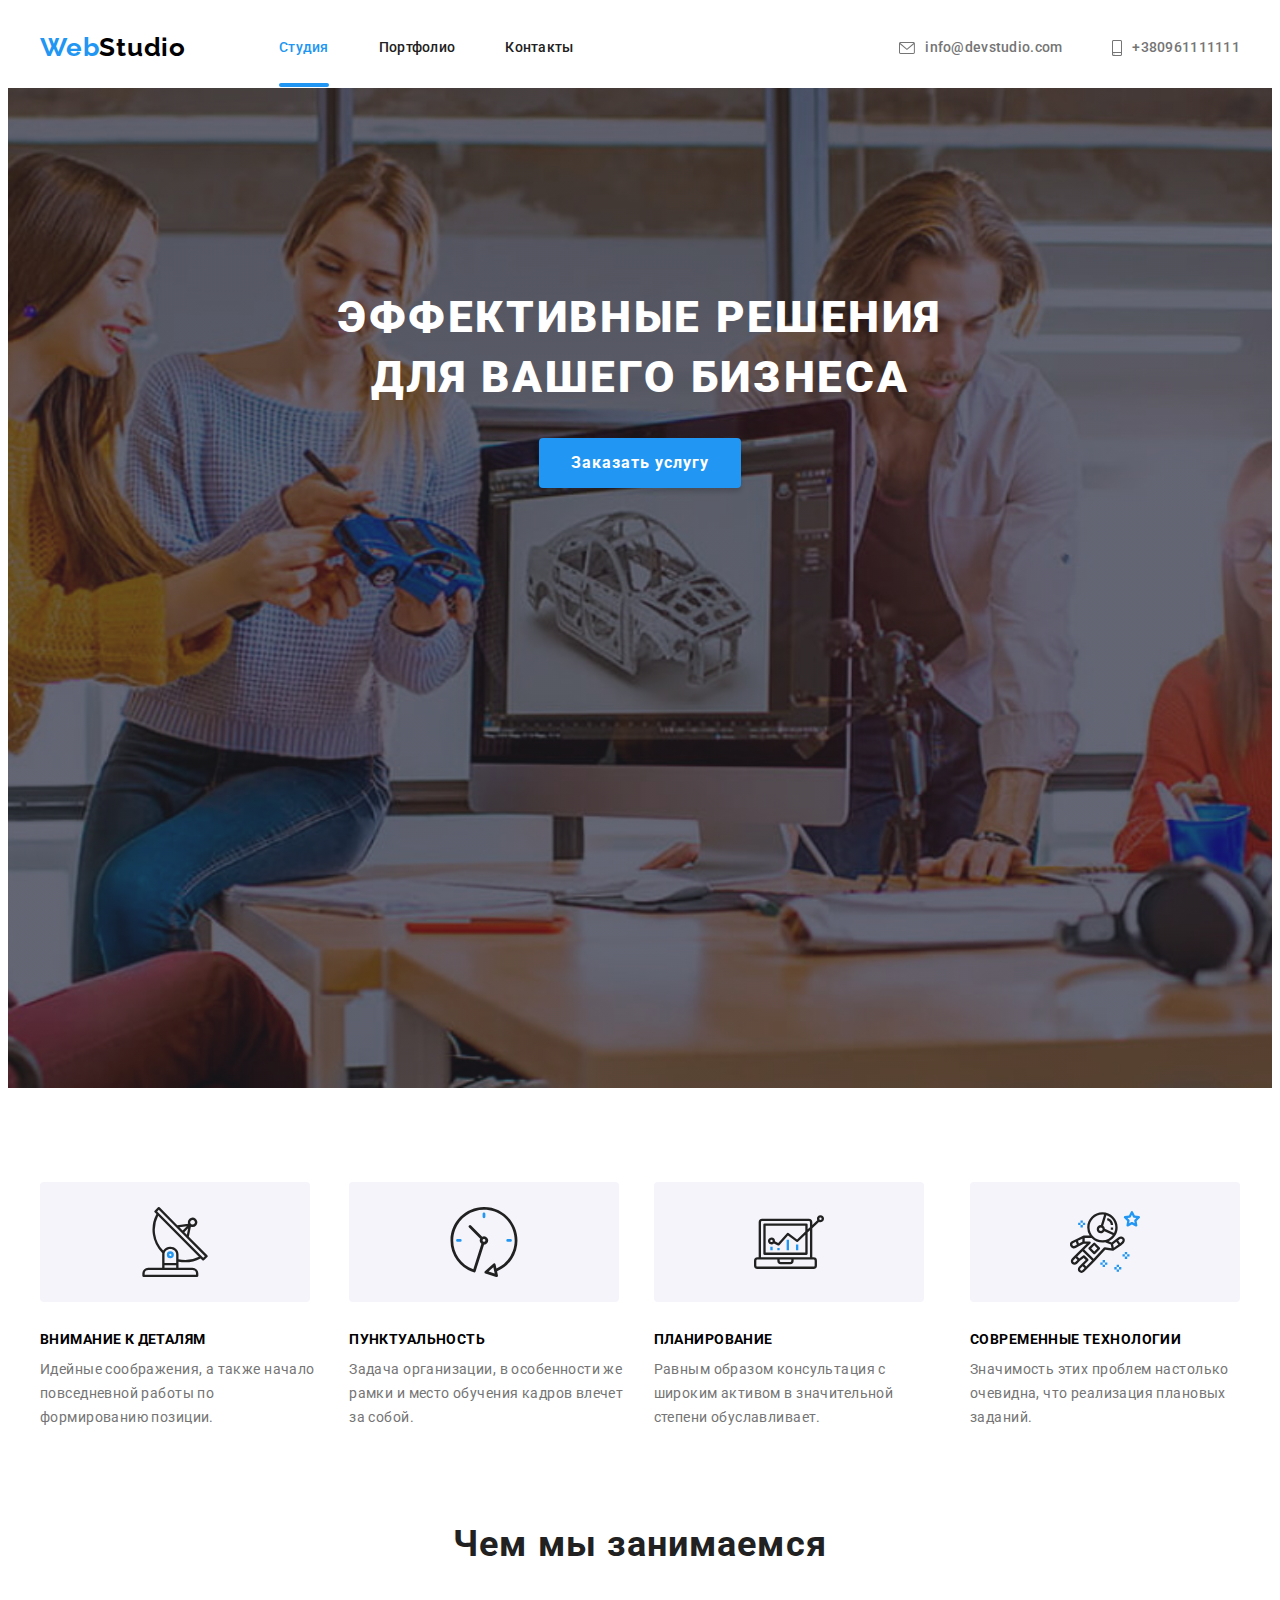
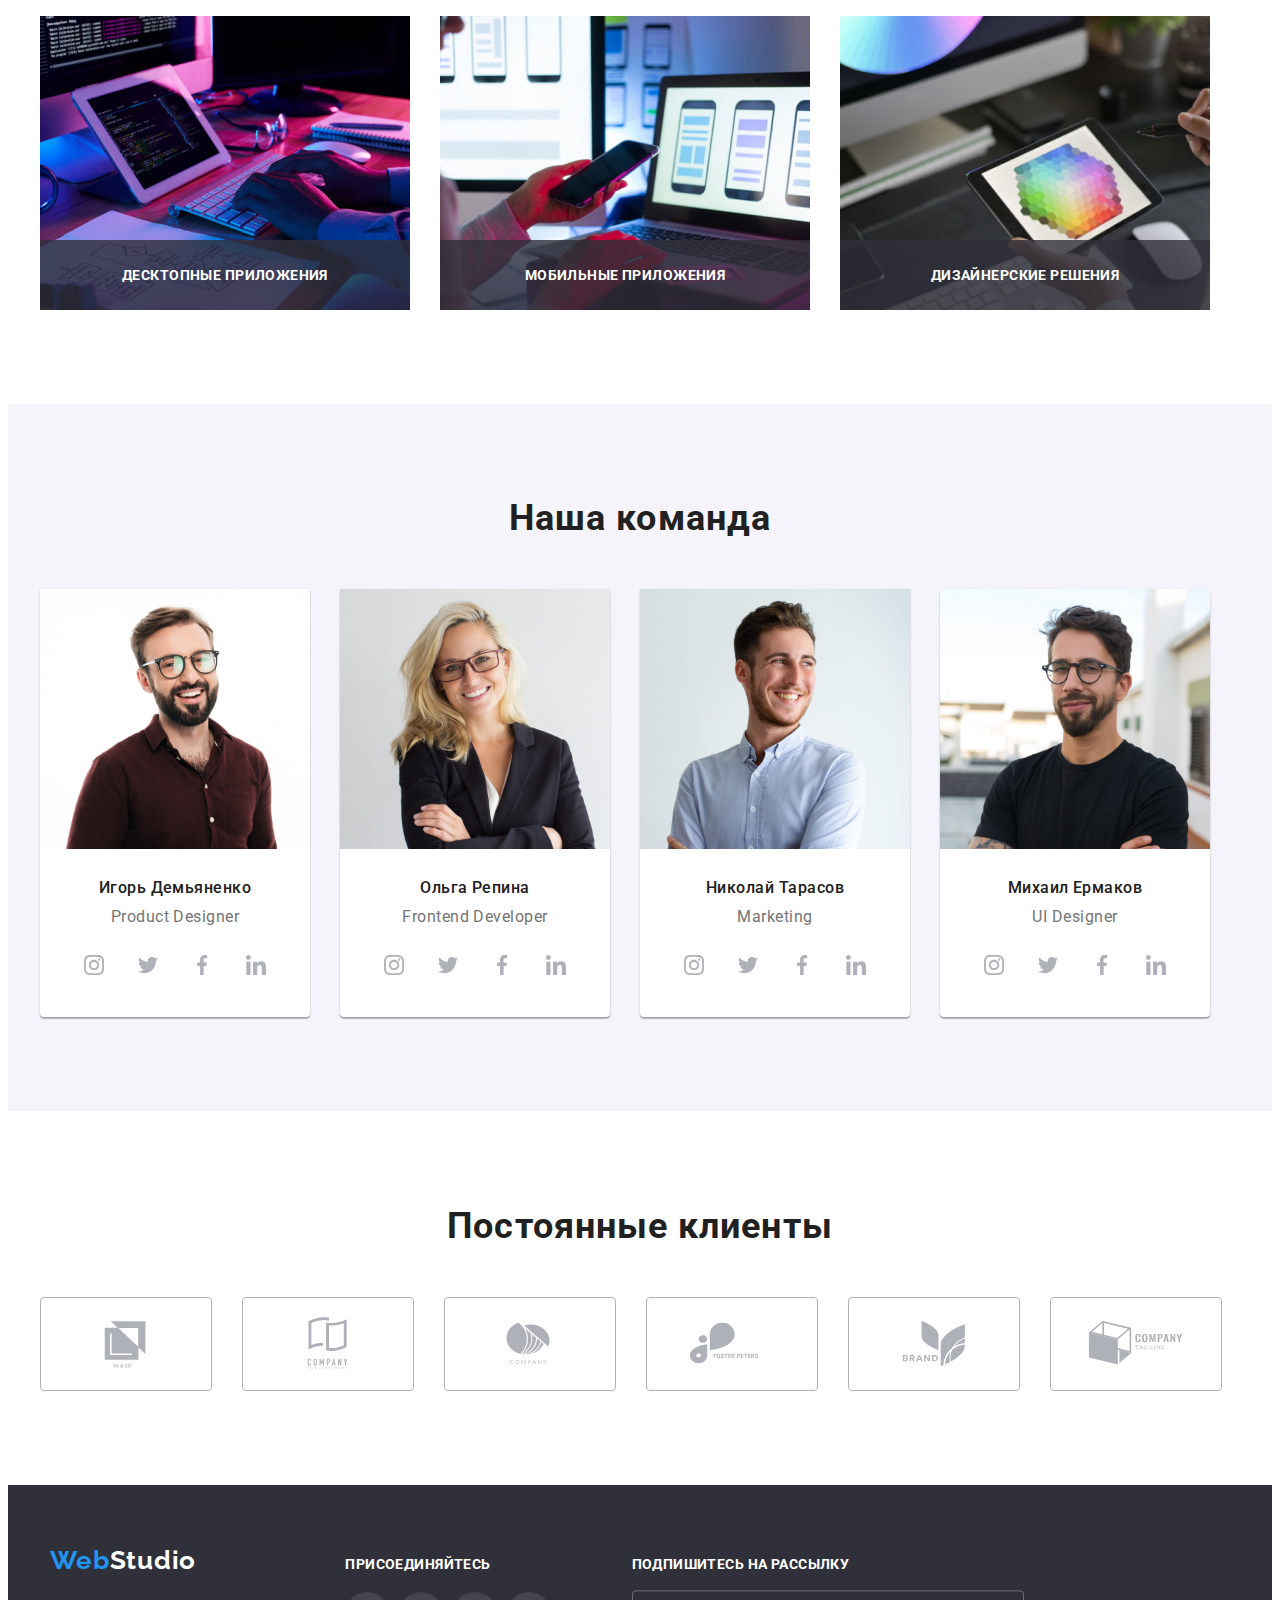
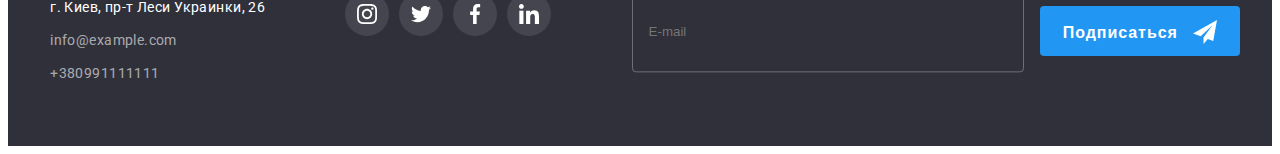
<file: index.html>
<!DOCTYPE html>
<html lang="en">
<head>
    <meta charset="UTF-8">
    <meta http-equiv="X-UA-Compatible" content="IE=edge">
    <meta name="viewport" content="width=device-width, initial-scale=1.0">
    <title>Студия</title>
    <link rel="stylesheet" href="https://cdnjs.cloudflare.com/ajax/libs/modern-normalize/1.1.0/modern-normalize.min.css"
        integrity="sha512-wpPYUAdjBVSE4KJnH1VR1HeZfpl1ub8YT/NKx4PuQ5NmX2tKuGu6U/JRp5y+Y8XG2tV+wKQpNHVUX03MfMFn9Q=="
        crossorigin="anonymous" referrerpolicy="no-referrer" />
    <!-- Fonts -->
    <link
        href="https://fonts.googleapis.com/css2?family=Oleo+Script&family=Raleway:wght@700&family=Roboto:wght@400;500;700;900&display=swap"
        rel="stylesheet"
        />
    <!-- CSS -->
    <link rel="stylesheet" href="./css/styles.css">
    <link rel="stylesheet" href="./css/main.min.css">
</head>
<body >
   
<!-- main header -->
<header>
<div class="container header__container">
    <nav class="navigation">
        <!-- main logo -->
        <a class="studio link" href=""><span class="web link">Web</span>Studio</a>
        <!-- main list -->
    
        <ul class="navigation__list list">

            <li class="navigation__item">
                <a class="navigation__link current link" href="./index.html">Студия</a>
            </li>

            <li class="navigation__item">
                <a class="navigation__link link" href="./portfolio.html">Портфолио</a>
            </li>

            <li class="navigation__item">
                <a class="navigation__link link" href="">Контакты</a>
            </li>

        </ul>
        <!-- main gmail and number -->
        <ul class="authnavigation list">

            <li class="authnavigation__item">
                <a class="authnavigation__link link" href="mailto:info@devstudio.com">
                <svg class="authnabigation__icon" width="16" height="12">
                    <use href="./image/icons.svg/sprite.svg#icon-envelope"></use>
                </svg> info@devstudio.com</a>
            </li>

            <li class="authnavigation__item">
                <a class="authnavigation__link link" href="tel:+380961111111">
                <svg class="authnabigation__icon" width="10" height="16">
                    <use href="./image/icons.svg/sprite.svg#icon-smartphone"></use>
                </svg>+380961111111</a>
            </li>

        </ul>
    </nav>
</div>
</header>
<!-- main -->
<main>
    <!-- HERO -->
<section class="hero">
    <div class="container">
        <h1 class="hero__decision">Эффективные решения для вашего бизнеса</h1>
        <button class="hero__button" type="button"data-modal-open>Заказать услугу</button>
        <div class="backdrop is-hidden" data-modal>
            <div class="modal__wrapper">

                <button class="modal__btn" type="button" data-modal-close>
                   <svg class="close__icon" width="11" height="11">
                       <use href="./image/icons.svg/sprite.svg#icon-close"></use>
                   </svg>
                </button>

                <strong class="form__title">Оставьте свои данные, мы вам перезвоним</strong>
                    <form class="modal__form">

                        <label class="form__group">
                            <span class="form__label">Имя</span>
                            <input class="form__input" type="text" name="user-name" required>
                            <svg class="form__icon" width="18" height="18">
                                <use href="./image/icons.svg/sprite.svg#icon-person"></use>
                            </svg>
                        </label>
                        <label class="form__group">
                            <span class="form__label">Телефон</span>
                            <input class="form__input" type="number" name="user-phone" required>
                            <svg class="form__icon" width="18" height="18">
                                <use href="./image/icons.svg/sprite.svg#icon-phone-blank"></use>
                            </svg>
                        </label>
                        <label class="form__group">
                            <span class="form__label">Почта</span>
                            <input class="form__input" type="email" name="user-email" required>
                            <svg class="form__icon" width="18" height="18">
                                <use href="./image/icons.svg/sprite.svg#icon-email-blank"></use>
                            </svg>
                        </label>                  
                        <label class="form__feedback">
                            <span class="form__label">Комментарий</span>
                            <textarea class="feedback" name="feedback" placeholder="Введите текст" required></textarea>
                        </label>
                        <label class="policy__group">
                            <input class="checkbox visually-hidden" type="checkbox" required>
                                <svg class="checkbox__icon" width="11" height="8">
                                    <use href="./image/icons.svg/sprite.svg#icon-checkbox"></use>
                                </svg>
                            <span class="policy__desc">Соглашаюсь с рассылкой и принимаю<span class="policy__window">Условия договора</span></span>
                        </label>
                        <button class="form__button" 
                        type="submit">Отправить</button>
                    </form>
            </div>
        </div>
    </div>
</section>
<!-- section work -->
<section class="menu">
    <div class="container">
        <h2 class="visually-hidden">Наши приемущества</h2>
        <ul class="work list">

            <li class="work__item">
                <a class="work__link" href="">
                    <svg class="work__icon" width="70"   height="70">
                        <use href="./image/icons.svg/sprite.svg#icon-antenna"></use>
                    </svg>
                </a>
                <h3 class="BenefitsH">Внимание к деталям</h3>
                <p class="BenefitsP">Идейные соображения, а также начало повседневной работы по формированию позиции.</p>
            </li>
        
            <li class="work__item">
                <a class="work__link" href="">
                    <svg class="work__icon" width="70"   height="70">
                        <use href="./image/icons.svg/sprite.svg#icon-clock"></use>
                    </svg>
                </a>
                <h3 class="BenefitsH">Пунктуальность</h3>
                <p class="BenefitsP">Задача организации, в особенности же рамки и место обучения кадров влечет за собой.</p>
            </li>
        
            <li class="work__item">
                <a class="work__link" href="">
                    <svg class="work__icon" width="70"   height="70">
                        <use href="./image/icons.svg/sprite.svg#icon-diagram"></use>
                    </svg>
                </a>
                <h3 class="BenefitsH">Планирование</h3>
                <p class="BenefitsP">Равным образом консультация с широким активом в значительной степени обуславливает.</p>
            </li>
        
            <li class="work__item">
                <a class="work__link" href="">
                    <svg class="work__icon" width="70"   height="70">
                        <use href="./image/icons.svg/sprite.svg#icon-astronaut"></use>
                    </svg>
                </a>
                <h3 class="BenefitsH">Современные технологии</h3>
                <p class="BenefitsP">Значимость этих проблем настолько очевидна, что реализация плановых заданий.</p>
            </li>

        </ul>
    </div>
</section>
    <!-- section foto -->
<section class="our-job">
    <div class="container">
        <h2 class="our-work">Чем мы занимаемся</h2>
        <ul class="our list">

            <li class="our__item">
                <img width="370" src="./image/box-1.1.jpg" alt="Програмирование" /> 
                <p class="liners__item">Десктопные приложения</p>
            </li>

            <li class="our__item">
                <img width="370" src="./image/box-2.1.jpg" alt="Общение с клиентами" />
                <p class="liners__item">Мобильные приложения</p>
            </li>

            <li class="our__item">
                <img width="370" src="./image/box-3.1.jpg" alt="Дизайн чево-либо" />
                <p class="liners__item">Дизайнерские решения</p>
            </li>

        </ul>
    </div>
</section>
<!-- section team -->
<section class="team-block">
    <div class="container">
        <h2 class="our-team">Наша команда</h2>
        <ul class="tema list">

            <li class="team__item">
                <img class="fototeam" width="270" src="./image/box-4.1.jpg" alt="Игорь Демьяненко" />
                <div class="team__form">
                <h3 class="team__name">Игорь Демьяненко</h3>
                <p class="position">Product Designer</p>
                <ul class="socials list">

                    <li class="socials__item">
                        <a class="socials__link link" href="" target="_blank" 
                        aria-label="Instagram иконка">
                        <svg class="socials__icon" width="20" height="20">
                            <use href="./image/icons.svg/sprite.svg#icon-instagram"></use>
                        </svg>
                        </a>
                    </li>

                    <li class="socials__item">
                        <a class="socials__link link" href="" target="_blank" 
                        aria-label="Twitter иконка">
                        <svg class="socials__icon" width="20" height="20">
                            <use href="./image/icons.svg/sprite.svg#icon-twitter"></use>
                        </svg>
                        </a>
                    </li>

                    <li class="socials__item">
                        <a class="socials__link link" href="" target="_blank" 
                        aria-label="Facebook иконка">
                        <svg class="socials__icon" width="20" height="20">
                            <use href="./image/icons.svg/sprite.svg#icon-facebook"></use>
                        </svg>
                        </a>
                    </li>

                    <li class="socials__item">
                        <a class="socials__link link" href="" target="_blank" 
                        aria-label="Linkedin иконка">
                        <svg class="socials__icon" width="20" height="20">
                            <use href="./image/icons.svg/sprite.svg#icon-linkedin"></use>
                        </svg>
                        </a>
                    </li>
                </ul>
                </div>
            </li>
        
            <li class="team__item">
                <img class="fototeam" width="270" src="./image/box-5.1.jpg" alt="Ольга Репина" />
                <div class="team__form">
                <h3 class="team__name">Ольга Репина</h3>
                <p class="position">Frontend Developer</p>
                <ul class="socials list">

                    <li class="socials__item">
                        <a class="socials__link link" href="" target="_blank" 
                        aria-label="Instagram иконка">
                        <svg class="socials__icon" width="20" height="20">
                            <use href="./image/icons.svg/sprite.svg#icon-instagram"></use>
                        </svg>
                        </a>
                    </li>

                    <li class="socials__item">
                        <a class="socials__link link" href="" target="_blank" 
                        aria-label="Twitter иконка">
                        <svg class="socials__icon" width="20" height="20">
                            <use href="./image/icons.svg/sprite.svg#icon-twitter"></use>
                        </svg>
                        </a>
                    </li>

                    <li class="socials__item">
                        <a class="socials__link link" href="" target="_blank" 
                        aria-label="Facebook иконка">
                        <svg class="socials__icon" width="20" height="20">
                            <use href="./image/icons.svg/sprite.svg#icon-facebook"></use>
                        </svg>
                        </a>
                    </li>

                    <li class="socials__item">
                        <a class="socials__link link" href="" target="_blank" 
                        aria-label="Linkedin иконка">
                        <svg class="socials__icon" width="20" height="20">
                            <use href="./image/icons.svg/sprite.svg#icon-linkedin"></use>
                        </svg>
                        </a>
                    </li>
                </ul>
                </div>
            </li>
        
            <li class="team__item">
                <img class="fototeam" width="270" src="./image/box-6.1.jpg" alt="Николай Тарасов" />
                <div class="team__form">
                <h3 class="team__name">Николай Тарасов</h3>
                <p class="position">Marketing</p>
                <ul class="socials list">

                    <li class="socials__item">
                        <a class="socials__link link" href="" target="_blank" 
                        aria-label="Instagram иконка">
                        <svg class="socials__icon" width="20" height="20">
                            <use href="./image/icons.svg/sprite.svg#icon-instagram"></use>
                        </svg>
                        </a>
                    </li>

                    <li class="socials__item">
                        <a class="socials__link link" href="" target="_blank" 
                        aria-label="Twitter иконка">
                        <svg class="socials__icon" width="20" height="20">
                            <use href="./image/icons.svg/sprite.svg#icon-twitter"></use>
                        </svg>
                        </a>
                    </li>

                    <li class="socials__item">
                        <a class="socials__link link" href="" target="_blank" 
                        aria-label="Facebook иконка">
                        <svg class="socials__icon" width="20" height="20">
                            <use href="./image/icons.svg/sprite.svg#icon-facebook"></use>
                        </svg>
                        </a>
                    </li>

                    <li class="socials__item">
                        <a class="socials__link link" href="" target="_blank" 
                        aria-label="Linkedin иконка">
                        <svg class="socials__icon" width="20" height="20">
                            <use href="./image/icons.svg/sprite.svg#icon-linkedin"></use>
                        </svg>
                        </a>
                    </li>
                </ul>
                </div>
            </li>
        
            <li class="team__item">
                <img class="fototeam" width="270" src="./image/box-7.1.jpg" alt="Михаил Ермаков" />
                <div class="team__form">
                <h3 class="team__name">Михаил Ермаков</h3>
                <p class="position">UI Designer</p>
                <ul class="socials list">

                    <li class="socials__item">
                        <a class="socials__link link" href="" target="_blank" 
                        aria-label="Instagram иконка">
                        <svg class="socials__icon" width="20" height="20">
                            <use href="./image/icons.svg/sprite.svg#icon-instagram"></use>
                        </svg>
                        </a>
                    </li>

                    <li class="socials__item">
                        <a class="socials__link link" href="" target="_blank" 
                        aria-label="Twitter иконка">
                        <svg class="socials__icon" width="20" height="20">
                            <use href="./image/icons.svg/sprite.svg#icon-twitter"></use>
                        </svg>
                        </a>
                    </li>

                    <li class="socials__item">
                        <a class="socials__link link" href="" target="_blank" 
                        aria-label="Facebook иконка">
                        <svg class="socials__icon" width="20" height="20">
                            <use href="./image/icons.svg/sprite.svg#icon-facebook"></use>
                        </svg>
                        </a>
                    </li>

                    <li class="socials__item">
                        <a class="socials__link link" href="" target="_blank" 
                        aria-label="Linkedin иконка">
                        <svg class="socials__icon" width="20" height="20">
                            <use href="./image/icons.svg/sprite.svg#icon-linkedin"></use>
                        </svg>
                        </a>
                    </li>
                </ul>
                </div>
            </li>
        
        </ul>
    </div>
</section>
<section class="clients-block">
    <div class="container">
        <h2 class="our-clients">Постоянные клиенты</h2>
        <ul class="clients list">

            <li class="clients__item">
                <a class="clients__link" href="">
                    <svg class="clients__icon" width="106" height="60">
                        <use href="./image/icons.svg/sprite.svg#icon-logo-1"></use>
                    </svg>
                </a>
            </li>

            <li class="clients__item">
                <a class="clients__link" href="">
                    <svg class="clients__icon" width="106" height="60">
                        <use href="./image/icons.svg/sprite.svg#icon-logo-2"></use>
                    </svg>
                </a>
            </li>

            <li class="clients__item">
                <a class="clients__link" href="">
                    <svg class="clients__icon" width="106" height="60">
                        <use href="./image/icons.svg/sprite.svg#icon-logo-3"></use>
                    </svg>
                </a>
            </li>
            
            <li class="clients__item">
                <a class="clients__link" href="">
                    <svg class="clients__icon" width="106" height="60">
                        <use href="./image/icons.svg/sprite.svg#icon-logo-4"></use>
                    </svg>
                </a>
            </li>

            <li class="clients__item">
                <a class="clients__link" href="">
                    <svg class="clients__icon" width="106" height="60">
                        <use href="./image/icons.svg/sprite.svg#icon-logo-5"></use>
                    </svg>
                </a>
            </li>

            <li class="clients__item">
                <a class="clients__link" href="">
                    <svg class="clients__icon" width="106" height="60">
                        <use href="./image/icons.svg/sprite.svg#icon-logo-6"></use>
                    </svg>
                </a>
            </li>
        </ul>
    </div>
</section>
</main>
<!-- footer -->
<footer class="footer">
    <section class="container flex">
            <div class="div__item">
                <a class="studio-footer link" href=""><span class="web-footer link">Web</span>Studio</a>
                
                <address class="footer-address">
                
                    <ul class="address list">
                
                        <li class="address__item">
                            <a class="maps link" href="https://goo.gl/maps/gABfswNxDDoZ95Qf6" target="_blank" rel="nofollow">г. Киев,
                                пр-т Леси Украинки, 26</a>
                        </li>
                
                        <li class="address__item">
                            <a class="footer-number-link link" href="mailto:info@devstudio.com">info@example.com</a>
                        </li>
                
                        <li class="address__item">
                            <a class="footer-number-link link" href="tel:+380961111111">+380991111111</a>
                        </li>
                    </ul>
                </address>
            </div>
            <div class="div__item">
                <p class="footer-p">присоединяйтесь</p>
                <ul class="join list">

                    <li class="join__item">
                        <a class="join__link link" href="" target="_blank" 
                        aria-label="Instagram иконка">
                        <svg class="join__icon" width="20" height="20">
                            <use href="./image/icons.svg/sprite.svg#icon-instagram"></use>
                        </svg>
                        </a>
                    </li>

                    <li class="join__item">
                        <a class="join__link link" href="" target="_blank" 
                        aria-label="Twitter иконка">
                        <svg class="join__icon" width="20" height="20">
                            <use href="./image/icons.svg/sprite.svg#icon-twitter"></use>
                        </svg>
                        </a>
                    </li>

                    <li class="join__item">
                        <a class="join__link link" href="" target="_blank" 
                        aria-label="Facebook иконка">
                        <svg class="join__icon" width="20" height="20">
                            <use href="./image/icons.svg/sprite.svg#icon-facebook"></use>
                        </svg>
                        </a>
                    </li>

                    <li class="join__item">
                        <a class="join__link link" href="" target="_blank" 
                        aria-label="Linkedin иконка">
                        <svg class="join__icon" width="20" height="20">
                            <use href="./image/icons.svg/sprite.svg#icon-linkedin"></use>
                        </svg>
                        </a>
                    </li>
                    
                </ul>
            </div>
            <div class="div__item">
                <p class="footer-p">Подпишитесь на рассылку</p>
                <div class="form__email">
                    <form class="form__send" name="form-send" autocomplete="on">

                        <label class="label__email">
                            <input class="input__email" type="email" name="email" placeholder="E-mail" />
                        </label>

                        <button class="submit__button" type="submit">Подписаться 
                            <svg class="submit__icon" width="24" height="24">
                                <use href="./image/icons.svg/sprite.svg#icon-send"></use>
                            </svg>
                        </button>

                    </form>
                </div>  
            </div>
    </section>
</footer>
<script src="./js/modal.js"></script>
</body>
</html>
</file>
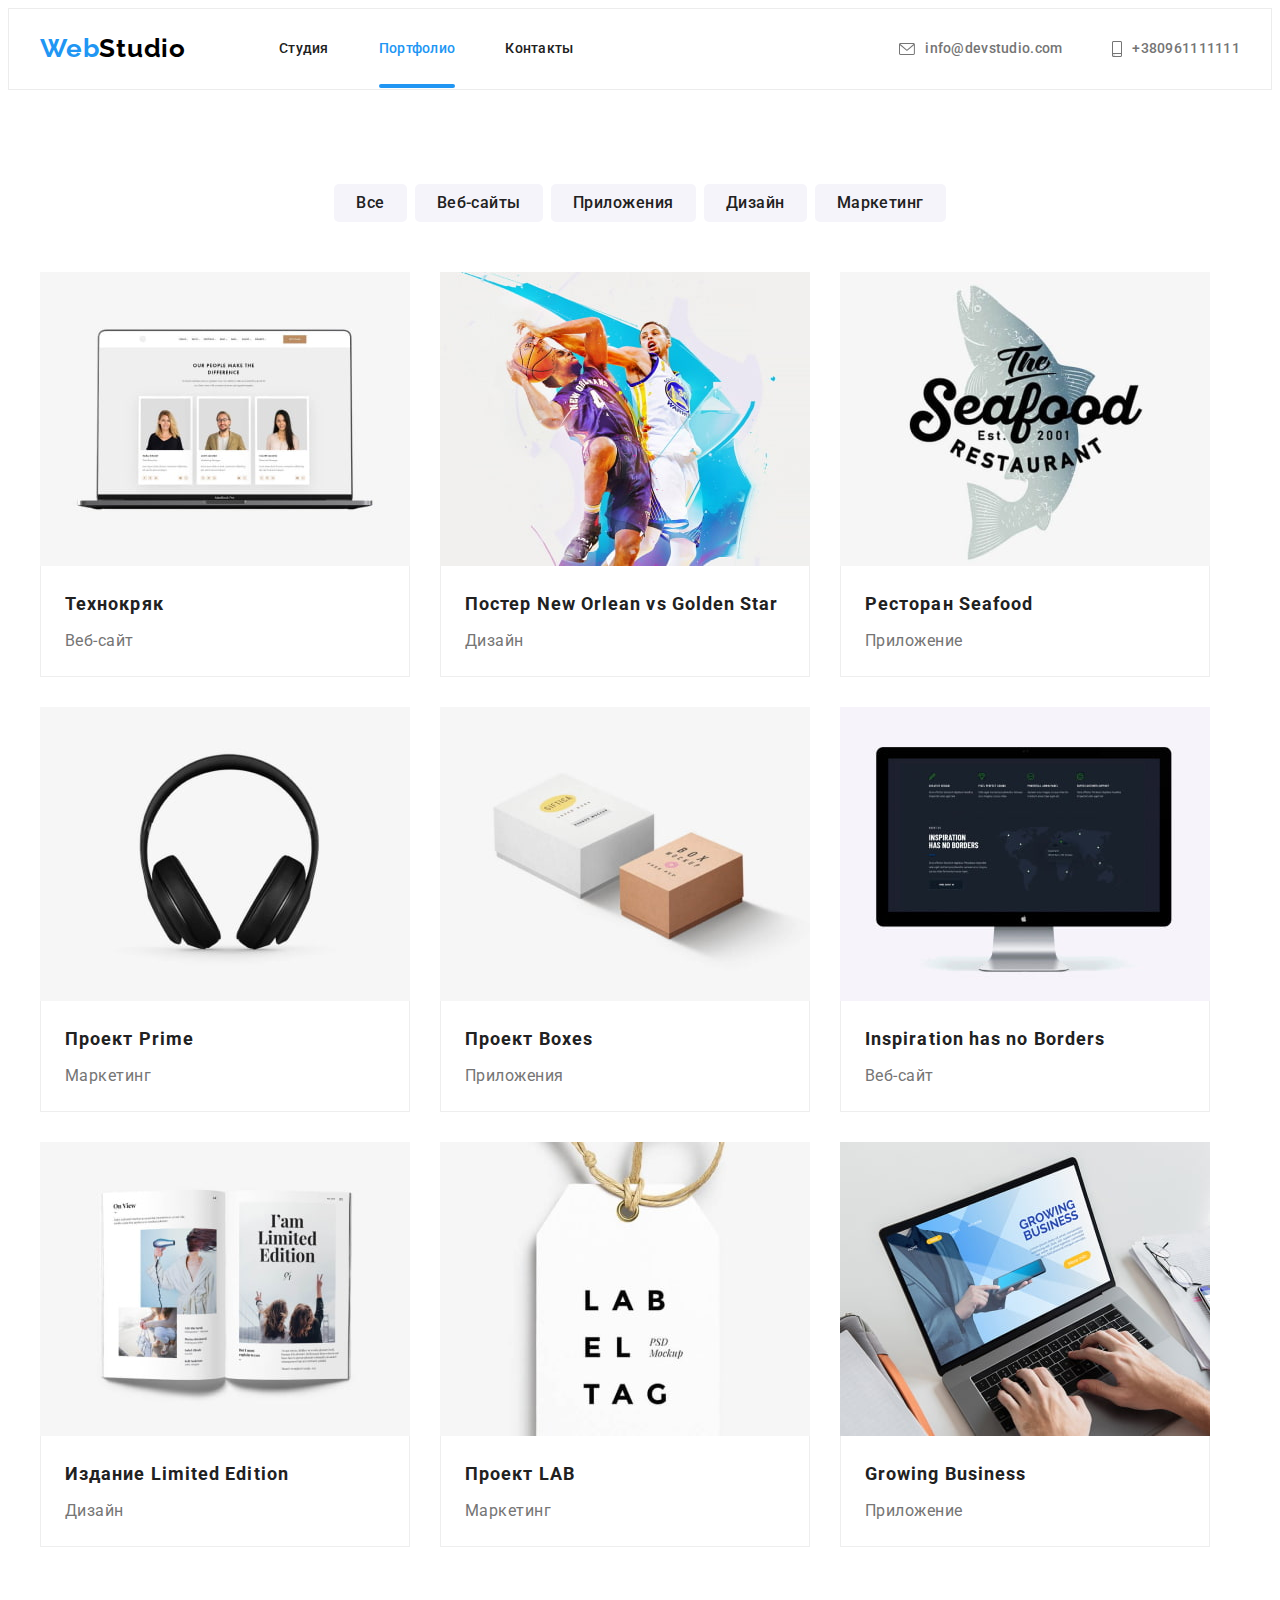
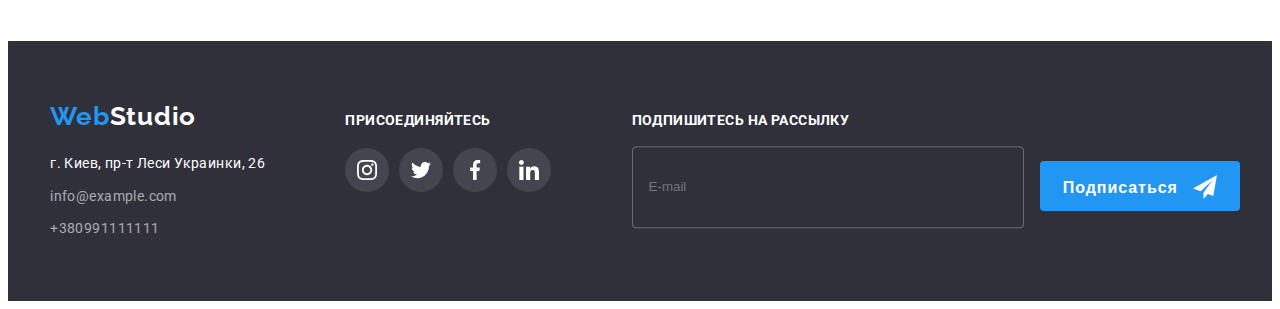
<file: portfolio.html>
<!DOCTYPE html>
<html lang="en">
<head>
    <meta charset="UTF-8">
    <meta http-equiv="X-UA-Compatible" content="IE=edge">
    <meta name="viewport" content="width=device-width, initial-scale=1.0">
    <title>Портфолио</title>
    <link rel="stylesheet" href="https://cdnjs.cloudflare.com/ajax/libs/modern-normalize/1.1.0/modern-normalize.min.css"
        integrity="sha512-wpPYUAdjBVSE4KJnH1VR1HeZfpl1ub8YT/NKx4PuQ5NmX2tKuGu6U/JRp5y+Y8XG2tV+wKQpNHVUX03MfMFn9Q=="
        crossorigin="anonymous" referrerpolicy="no-referrer" />
    <!-- Fonts -->
    <link
        href="https://fonts.googleapis.com/css2?family=Oleo+Script&family=Raleway:wght@700&family=Roboto:wght@400;500;700;900&display=swap"
        rel="stylesheet"
        />
    <!-- CSS -->
    <link rel="stylesheet" href="./css/styles.css">
    <link rel="stylesheet" href="./css/main.min.css">
</head>
<body>

<!-- main header -->
<header class="portfolio-header">
<div class="container">
    <nav class="navigation">
        <!-- main logo -->
        <a class="studio link" href=""><span class="web link">Web</span>Studio</a>
        <!-- main list -->
    
        <ul class="navigation__list list">

            <li class="navigation__item">
                <a class="navigation__link link" href="./index.html">Студия</a>
            </li>

            <li class="navigation__item">
                <a class="navigation__link current link" href="./portfolio.html">Портфолио</a>
            </li>

            <li class="navigation__item">
                <a class="navigation__link link" href="">Контакты</a>
            </li>
            
        </ul>
        <!-- main gmail and number -->
        <ul class="authnavigation list">
            <li class="authnavigation__item">
                <a class="authnavigation__link link" href="mailto:info@devstudio.com">
                    <svg class="authnabigation__icon" width="16" height="12">
                    <use href="./image/icons.svg/sprite.svg#icon-envelope"></use>
                </svg>info@devstudio.com</a>
            </li>
            <li class="authnavigation__item">
                <a class="authnavigation__link link" href="tel:+380961111111">
                    <svg class="authnabigation__icon" width="10" height="16">
                    <use href="./image/icons.svg/sprite.svg#icon-smartphone"></use>
                </svg>+380961111111</a>
            </li>
        </ul>
    </nav>
</div>
</header>
<!-- main -->
<main>
    <section class="padding-section">
        <div class="container">
            <div class="button-section">
                <h1 class="visually-hidden">portfolio</h1>
            <!-- Buttons -->
                <ul class="button__list list">
                    <li class="button__item">
                        <button class="button__filter">Все</button>
                    </li>
                    <li class="button__item">
                        <button class="button__filter">Веб-сайты</button>
                    </li>
                    <li class="button__item">
                        <button class="button__filter">Приложения</button>
                    </li>
                    <li class="button__item">
                        <button class="button__filter">Дизайн</button>
                    </li>
                    <li class="button__item">
                        <button class="button__filter">Маркетинг</button>
                    </li>
                </ul>
            </div>
            <!-- Job -->
            <div class="job-section">
                <ul class="job-list list">

                    <li class="job__item grid__item">
                        <a class="shadow-hover link" href="">
                            <div class="foto__job">
                                <img width="370" src="./image/box-1.jpg" alt="Технокряк" />
                                    <div class="paragraf">
                                        <p class="paragraf__item">Ресурс предлагает комплексные предложения с разным уровнем функционала и сервисов.
                                            Все это позволит посетителю получить исчерпывающие сведения о компании или частном лице.
                                        </p>
                                    </div>
                            </div>
                            <div class="job__sites">
                                <h2 class="job">Технокряк</h2>
                                <p class="sites">Веб-сайт</p>
                            </div>
                        </a>
                    </li>

                    <li class="job__item grid__item">
                        <a class="shadow-hover link" href="">
                            <div class="foto__job">
                                <img width="370" src="./image/box-2.jpg" alt="Постер New Orlean vs Golden Star" />
                                    <div class="paragraf">
                                        <p class="paragraf__item">Ресурс предлагает комплексные предложения с разным уровнем функционала и сервисов.
                                            Все это позволит посетителю получить исчерпывающие сведения о компании или частном лице.
                                        </p>
                                    </div>
                            </div>
                            <div class="job__sites">
                                <h2 class="job">Постер New Orlean vs Golden Star</h2>
                                <p class="sites">Дизайн</p>
                            </div>
                        </a>
                    </li>

                    <li class="job__item grid__item">
                        <a class="shadow-hover link" href="">
                            <div class="foto__job">
                                <img width="370" src="./image/box-3.jpg" alt="Ресторан Seafood" />
                                    <div class="paragraf">
                                        <p class="paragraf__item">Ресурс предлагает комплексные предложения с разным уровнем функционала и сервисов.
                                            Все это позволит посетителю получить исчерпывающие сведения о компании или частном лице.
                                        </p>
                                    </div>
                            </div>
                            <div class="job__sites">
                                <h2 class="job">Ресторан Seafood</h2>
                                <p class="sites">Приложение</p>
                            </div>
                        </a>
                    </li>
                
                    <li class="job__item grid__item">
                        <a class="shadow-hover link" href="">
                            <div class="foto__job">
                                <img width="370" src="./image/box-4.jpg" alt="Проект Prime" />
                                    <div class="paragraf">
                                        <p class="paragraf__item">Ресурс предлагает комплексные предложения с разным уровнем функционала и сервисов.
                                            Все это позволит посетителю получить исчерпывающие сведения о компании или частном лице.
                                        </p>
                                    </div>
                            </div>
                            <div class="job__sites">
                                <h2 class="job">Проект Prime</h2>
                                <p class="sites">Маркетинг</p>
                            </div>
                        </a>
                    </li>

                    <li class="job__item grid__item">
                        <a class="shadow-hover link" href="">
                            <div class="foto__job">
                                <img width="370" src="./image/box-5.jpg" alt="Проект Boxes" />
                                    <div class="paragraf">
                                        <p class="paragraf__item">Ресурс предлагает комплексные предложения с разным уровнем функционала и сервисов.
                                            Все это позволит посетителю получить исчерпывающие сведения о компании или частном лице.
                                        </p>
                                    </div>
                            </div>
                            <div class="job__sites">
                                <h2 class="job">Проект Boxes</h2>
                                <p class="sites">Приложения</p>
                            </div>
                        </a>
                    </li>

                    <li class="job__item grid__item">
                        <a class="shadow-hover link" href="">
                            <div class="foto__job">
                                <img width="370" src="./image/box-6.jpg" alt="Inspiration has no Borders" />
                                    <div class="paragraf">
                                        <p class="paragraf__item">Ресурс предлагает комплексные предложения с разным уровнем функционала и сервисов.
                                            Все это позволит посетителю получить исчерпывающие сведения о компании или частном лице.
                                        </p>
                                    </div>
                            </div>
                            <div class="job__sites">
                                <h2 class="job">Inspiration has no Borders</h2>
                                <p class="sites">Веб-сайт</p>
                            </div>
                        </a>
                    </li>

                    <li class="job__item grid__item">
                        <a class="shadow-hover link" href="">
                            <div class="foto__job">
                                <img width="370" src="./image/box-7.jpg" alt="Издание Limited Edition" />
                                    <div class="paragraf">
                                        <p class="paragraf__item">Ресурс предлагает комплексные предложения с разным уровнем функционала и сервисов.
                                            Все это позволит посетителю получить исчерпывающие сведения о компании или частном лице.
                                        </p>
                                    </div>
                            </div>
                            <div class="job__sites">
                                <h2 class="job">Издание Limited Edition</h2>
                                <p class="sites">Дизайн</p>
                            </div>
                        </a>
                    </li>

                    <li class="job__item grid__item">
                        <a class="shadow-hover link" href="">
                            <div class="foto__job">
                                <img width="370" src="./image/box-8.jpg" alt="Проект LAB" />
                                    <div class="paragraf">
                                        <p class="paragraf__item">Ресурс предлагает комплексные предложения с разным уровнем функционала и сервисов.
                                            Все это позволит посетителю получить исчерпывающие сведения о компании или частном лице.
                                        </p>
                                    </div>
                            </div>
                            <div class="job__sites">
                                <h2 class="job">Проект LAB</h2>
                                <p class="sites">Маркетинг</p>
                            </div>
                        </a>
                    </li>

                    <li class="job__item grid__item">
                        <a class="shadow-hover link" href="">
                            <div class="foto__job">
                                <img width="370" src="./image/box-9.jpg" alt="Growing Business" />
                                    <div class="paragraf">
                                        <p class="paragraf__item">Ресурс предлагает комплексные предложения с разным уровнем функционала и сервисов.
                                            Все это позволит посетителю получить исчерпывающие сведения о компании или частном лице.
                                        </p>
                                    </div>
                            </div>
                            <div class="job__sites">
                                <h2 class="job">Growing Business</h2>
                                <p class="sites">Приложение</p>
                            </div>
                        </a>
                    </li>
                    
                </ul>
            </div>
        </div>
    </section>
</main>
<!-- footer -->
<footer class="footer">
    <section class="container flex">
            <div class="div__item">
                <a class="studio-footer link" href=""><span class="web-footer link">Web</span>Studio</a>
                
                <address class="footer-address">
                
                    <ul class="address list">
                
                        <li class="address__item">
                            <a class="maps link" href="https://goo.gl/maps/gABfswNxDDoZ95Qf6" target="_blank" rel="nofollow">г. Киев,
                                пр-т Леси Украинки, 26</a>
                        </li>
                
                        <li class="address__item">
                            <a class="footer-number-link link" href="mailto:info@devstudio.com">info@example.com</a>
                        </li>
                
                        <li class="address__item">
                            <a class="footer-number-link link" href="tel:+380961111111">+380991111111</a>
                        </li>
                    </ul>
                </address>
            </div>
            <div class="div__item">
                <p class="footer-p">присоединяйтесь</p>
                <ul class="join list">

                    <li class="join__item">
                        <a class="join__link link" href="" target="_blank" 
                        aria-label="Instagram иконка">
                        <svg class="join__icon" width="20" height="20">
                            <use href="./image/icons.svg/sprite.svg#icon-instagram"></use>
                        </svg>
                        </a>
                    </li>

                    <li class="join__item">
                        <a class="join__link link" href="" target="_blank" 
                        aria-label="Twitter иконка">
                        <svg class="join__icon" width="20" height="20">
                            <use href="./image/icons.svg/sprite.svg#icon-twitter"></use>
                        </svg>
                        </a>
                    </li>

                    <li class="join__item">
                        <a class="join__link link" href="" target="_blank" 
                        aria-label="Facebook иконка">
                        <svg class="join__icon" width="20" height="20">
                            <use href="./image/icons.svg/sprite.svg#icon-facebook"></use>
                        </svg>
                        </a>
                    </li>

                    <li class="join__item">
                        <a class="join__link link" href="" target="_blank" 
                        aria-label="Linkedin иконка">
                        <svg class="join__icon" width="20" height="20">
                            <use href="./image/icons.svg/sprite.svg#icon-linkedin"></use>
                        </svg>
                        </a>
                    </li>
                    
                </ul>
            </div>
            <div class="div__item">
                <p class="footer-p">Подпишитесь на рассылку</p>
                <div class="form__email">
                    <form class="form__send" name="form-send" autocomplete="on">

                        <label class="label__email">
                            <input class="input__email" type="email" name="email" placeholder="E-mail" />
                        </label>

                        <button class="submit__button" type="submit">Подписаться 
                            <svg class="submit__icon" width="24" height="24">
                                <use href="./image/icons.svg/sprite.svg#icon-send"></use>
                            </svg>
                        </button>

                    </form>
                </div>  
            </div>
    </section>
</footer>
</body>
</html>
</file>
<file: css/styles.css>
:root{
 --primary-text-color:  #212121;
 --title-text-color:  #757575;
 --accent-color:  #2196F3;
 --button-color:  #F5F4FA;
 --blackcolor: #000000;
 --whitecolor: #ffffff;
 --2Acolor: #2F303A;
 --clients-logo: #AFB1B8;

 --items: 1;
 --indent: 30px;
}
</file>
<file: css/main.min.css>
.visually-hidden{position:absolute;width:1px;height:1px;margin:-1px;border:0;padding:0;white-space:nowrap;-webkit-clip-path:inset(100%);clip-path:inset(100%);clip:rect(0 0 0 0);overflow:hidden}body{font-family:'Roboto', sans-serif;color:var(--blackcolor);background-color:var(--whitecolor);font-size:14px;letter-spacing:0.03em}address{font-style:normal}h1,h2,h3,h4,h5,h6,p{margin:0}img{display:block;max-width:100%;height:auto}.list{list-style:none;padding-left:0;margin:0}.link{text-decoration:none}.container{width:1200px;padding-left:15px;padding-right:15px;margin-right:auto;margin-left:auto}@media screen and (min-width: 480px){.container{width:448px}}@media screen and (min-width: 480px){.container{width:448px}}@media screen and (min-width: 768px){.container{width:720px}}@media screen and (min-width: 1280px){.container{width:1200px}}.grid{display:-webkit-box;display:-ms-flexbox;display:flex;-ms-flex-wrap:wrap;flex-wrap:wrap;gap:var(--indent)}.grid__item{-ms-flex-preferred-size:calc((100% - var(--indent) * var(--items) - 1) / var(--items));flex-basis:calc((100% - var(--indent) * var(--items) - 1) / var(--items))}.hero__button{display:inline-block;cursor:pointer;font-family:'Roboto', sans-serif;background-color:var(--accent-color);font-weight:700;font-size:16px;line-height:1.87;letter-spacing:0.06em;color:var(--whitecolor);margin-top:30px;padding:10px 32px;border:none;-webkit-box-shadow:0px 4px 4px rgba(0,0,0,0.15);box-shadow:0px 4px 4px rgba(0,0,0,0.15);border-radius:4px;-webkit-transition:background-color 250ms cubic-bezier(0.4, 0, 0.2, 1);transition:background-color 250ms cubic-bezier(0.4, 0, 0.2, 1)}.hero__button:hover,.hero__button:focus{background-color:#188CE8;color:var(--whitecolor)}.modal__btn{position:absolute;top:10px;right:10px;display:-webkit-box;display:-ms-flexbox;display:flex;-webkit-box-align:center;-ms-flex-align:center;align-items:center;-webkit-box-pack:center;-ms-flex-pack:center;justify-content:center;width:30px;height:30px;padding:0;border:1px solid rgba(0,0,0,0.1);border-radius:50%;background-color:transparent;cursor:pointer}.modal__btn:hover .close__icon{fill:var(--accent-color);-webkit-transition:fill 250ms cubic-bezier(0.4, 0, 0.2, 1);transition:fill 250ms cubic-bezier(0.4, 0, 0.2, 1)}.form__button{background-color:var(--accent-color);font-weight:700;font-size:16px;line-height:1.87;letter-spacing:0.06em;color:var(--whitecolor);padding:10px 55px;border:none;-webkit-box-shadow:0px 4px 4px rgba(0,0,0,0.15);box-shadow:0px 4px 4px rgba(0,0,0,0.15);border-radius:4px;cursor:pointer;-webkit-transition:background-color 250ms cubic-bezier(0.4, 0, 0.2, 1);transition:background-color 250ms cubic-bezier(0.4, 0, 0.2, 1)}.form__button:hover,.form__button:focus{background-color:#188CE8;color:var(--whitecolor)}.button-section{margin-bottom:50px}.button-section .button__list{display:-webkit-box;display:-ms-flexbox;display:flex;-webkit-box-pack:center;-ms-flex-pack:center;justify-content:center}.button-section .button__item{margin-right:8px}.button-section .button__item:last-child{margin-right:0px}.button__filter{cursor:pointer;padding:6px 22px;font-family:'Roboto', sans-serif;font-weight:500;font-size:16px;line-height:1.62;letter-spacing:0.03em;background-color:var(--button-color);color:var(--primary-text-color);border:none;border-radius:5px;-webkit-transition:color 250ms cubic-bezier(0.4, 0, 0.2, 1),background-color 250ms cubic-bezier(0.4, 0, 0.2, 1),-webkit-box-shadow 250ms cubic-bezier(0.4, 0, 0.2, 1);transition:color 250ms cubic-bezier(0.4, 0, 0.2, 1),background-color 250ms cubic-bezier(0.4, 0, 0.2, 1),-webkit-box-shadow 250ms cubic-bezier(0.4, 0, 0.2, 1);transition:color 250ms cubic-bezier(0.4, 0, 0.2, 1),box-shadow 250ms cubic-bezier(0.4, 0, 0.2, 1),background-color 250ms cubic-bezier(0.4, 0, 0.2, 1);transition:color 250ms cubic-bezier(0.4, 0, 0.2, 1),box-shadow 250ms cubic-bezier(0.4, 0, 0.2, 1),background-color 250ms cubic-bezier(0.4, 0, 0.2, 1),-webkit-box-shadow 250ms cubic-bezier(0.4, 0, 0.2, 1)}.button__filter:hover,.button__filter:focus{background-color:var(--accent-color);color:var(--whitecolor);-webkit-box-shadow:0px 3px 1px rgba(0,0,0,0.1),0px 1px 2px rgba(0,0,0,0.08),0px 2px 2px rgba(0,0,0,0.12);box-shadow:0px 3px 1px rgba(0,0,0,0.1),0px 1px 2px rgba(0,0,0,0.08),0px 2px 2px rgba(0,0,0,0.12)}.submit__button{width:200px;height:50px;padding:0;cursor:pointer;background-color:var(--accent-color);font-weight:700;font-size:16px;line-height:30px;letter-spacing:0.06em;color:var(--whitecolor);margin-left:12px;border:none;border-radius:4px}.submit__icon{-webkit-transform:translateY(25%);transform:translateY(25%);margin-left:10px;fill:var(--whitecolor)}.socials{display:-webkit-box;display:-ms-flexbox;display:flex;-webkit-box-pack:center;-ms-flex-pack:center;justify-content:center;gap:10px}.socials__link{display:-webkit-box;display:-ms-flexbox;display:flex;-webkit-box-pack:center;-ms-flex-pack:center;justify-content:center;-webkit-box-align:center;-ms-flex-align:center;align-items:center;width:44px;height:44px;background-color:var(--whitecolor);border-radius:50%;-webkit-transition:background-color 250ms cubic-bezier(0.4, 0, 0.2, 1);transition:background-color 250ms cubic-bezier(0.4, 0, 0.2, 1)}.socials__link:hover,.socials__link:focus{background-color:var(--accent-color)}.socials__link:hover .socials__icon,.socials__link:focus .socials__icon{fill:var(--whitecolor)}.socials__icon{fill:var(--clients-logo);-webkit-transition:fill 250ms cubic-bezier(0.4, 0, 0.2, 1);transition:fill 250ms cubic-bezier(0.4, 0, 0.2, 1)}.join{display:-webkit-box;display:-ms-flexbox;display:flex;-webkit-box-pack:center;-ms-flex-pack:center;justify-content:center;gap:10px}.join__link{display:-webkit-box;display:-ms-flexbox;display:flex;-webkit-box-pack:center;-ms-flex-pack:center;justify-content:center;-webkit-box-align:center;-ms-flex-align:center;align-items:center;width:44px;height:44px;background-color:rgba(255,255,255,0.1);border-radius:50%;-webkit-transition:background-color 250ms cubic-bezier(0.4, 0, 0.2, 1);transition:background-color 250ms cubic-bezier(0.4, 0, 0.2, 1)}.join__link:hover,.join__link:focus{background-color:var(--accent-color)}.join__link:hover .socials__icon,.join__link:focus .socials__icon{fill:var(--whitecolor)}.join__icon{fill:var(--whitecolor);-webkit-transition:fill 250ms cubic-bezier(0.4, 0, 0.2, 1);transition:fill 250ms cubic-bezier(0.4, 0, 0.2, 1)}.navigation{display:-webkit-box;display:-ms-flexbox;display:flex;-webkit-box-align:center;-ms-flex-align:center;align-items:center}.navigation__list{display:-webkit-box;display:-ms-flexbox;display:flex;margin-left:93px;font-weight:500;font-size:14px;line-height:1.14;letter-spacing:0.02em}.navigation__list .navigation__item+.navigation__item{margin-left:50px}.navigation__link{padding-top:32px;padding-bottom:32px;position:relative;color:var(--primary-text-color);-webkit-transition:color 250ms cubic-bezier(0.4, 0, 0.2, 1);transition:color 250ms cubic-bezier(0.4, 0, 0.2, 1)}.navigation__link:hover,.navigation__link:focus{color:var(--accent-color)}.navigation__link.current{color:var(--accent-color)}.navigation__link.current::after{position:absolute;bottom:0;left:0;content:"";display:block;width:100%;height:4px;background-color:var(--accent-color);border-radius:2px}.authnavigation{display:-webkit-box;display:-ms-flexbox;display:flex;margin-left:auto;-webkit-box-align:center;-ms-flex-align:center;align-items:center}.authnavigation .authnavigation__item+.authnavigation__item{margin-left:50px}.authnavigation__link{display:-webkit-box;display:-ms-flexbox;display:flex;-webkit-box-align:center;-ms-flex-align:center;align-items:center;padding-top:32px;padding-bottom:32px;font-weight:500;font-size:14px;line-height:1.14;letter-spacing:0.02em;color:var(--title-text-color);-webkit-transition:color 250ms cubic-bezier(0.4, 0, 0.2, 1);transition:color 250ms cubic-bezier(0.4, 0, 0.2, 1)}.authnavigation__link:hover,.authnavigation__link:focus{color:var(--accent-color)}.authnabigation__icon{margin-right:10px;fill:currentColor}.web{padding-top:24px;padding-bottom:25px;font-family:'Raleway';font-style:normal;font-weight:700;font-size:26px;line-height:1.19;letter-spacing:0.03em;color:var(--accent-color)}.studio{padding-top:24px;padding-bottom:25px;font-family:'Raleway';font-style:normal;font-weight:700;font-size:26px;line-height:1.19;letter-spacing:0.03em;color:var(--blackcolor)}.hero{max-width:1600px;height:600px;margin-left:auto;margin-right:auto;background-color:var(2Acolor);background-image:-webkit-gradient(linear, left top, right top, from(rgba(47,48,58,0.4)), to(rgba(47,48,58,0.4))),url(../image/Img-hero.jpg);background-image:linear-gradient(to right, rgba(47,48,58,0.4), rgba(47,48,58,0.4)),url(../image/Img-hero.jpg);background-repeat:no-repeat;background-position:center;background-size:cover;padding-top:200px;padding-bottom:200px;text-align:center}.hero__decision{width:696px;text-align:center;font-weight:900;font-size:44px;line-height:1.36;letter-spacing:0.06em;text-transform:uppercase;color:var(--whitecolor);margin:0 auto}.backdrop{position:fixed;top:0;left:0;width:100%;height:100%;background-color:rgba(0,0,0,0.2);z-index:10;-webkit-transition:opacity 400ms, visibility 400ms;transition:opacity 400ms, visibility 400ms}.backdrop.is-hidden{opacity:0;visibility:hidden;pointer-events:none}.modal__wrapper{position:absolute;top:50%;left:50%;-webkit-transform:translate(-50%, -50%);transform:translate(-50%, -50%);width:528px;height:581px;padding:40px;background-color:var(--whitecolor);-webkit-box-shadow:0px 1px 3px rgba(0,0,0,0.12),0px 1px 1px rgba(0,0,0,0.14),0px 2px 1px rgba(0,0,0,0.2);box-shadow:0px 1px 3px rgba(0,0,0,0.12),0px 1px 1px rgba(0,0,0,0.14),0px 2px 1px rgba(0,0,0,0.2);border-radius:4px;-webkit-transition:ease-in-out 300ms, opacity 300ms ease-in-out 300ms, -webkit-transform 300ms;transition:ease-in-out 300ms, opacity 300ms ease-in-out 300ms, -webkit-transform 300ms;transition:transform 300ms, ease-in-out 300ms, opacity 300ms ease-in-out 300ms;transition:transform 300ms, ease-in-out 300ms, opacity 300ms ease-in-out 300ms, -webkit-transform 300ms}.backdrop.is-hidden .modal__wrapper{-webkit-transform:translate(-50%, -50%) scale(0.4);transform:translate(-50%, -50%) scale(0.4);opacity:0}.backdrop .modal__wrapper{-webkit-transform:translate(-50%, -50%) scale(1);transform:translate(-50%, -50%) scale(1);opacity:1}.form__title{display:block;font-weight:700;font-size:20px;line-height:23px;margin-bottom:12px;color:var(--primary-text-color)}.form__group{position:relative}.form__group{display:block;margin-bottom:10px}.form__group:focus-within .form__input,.form__group:hover .form__input{border-color:var(--accent-color)}.form__group:focus-within .form__icon,.form__group:hover .form__icon{fill:var(--accent-color)}.form__label{display:block;font-weight:400;font-size:12px;line-height:14px;letter-spacing:0.01em;text-align:left;margin-bottom:4px;color:var(--title-text-color)}.form__input{width:100%;padding:12px 42px;border:1px solid rgba(33,33,33,0.2);border-radius:4px;outline:transparent;color:var(--primary-text-color);-webkit-transition:border-color 250ms cubic-bezier(0.4, 0, 0.2, 1);transition:border-color 250ms cubic-bezier(0.4, 0, 0.2, 1)}.form__icon{position:absolute;bottom:12px;left:12px;fill:var(--primary-text-color);-webkit-transition:fill 250ms cubic-bezier(0.4, 0, 0.2, 1);transition:fill 250ms cubic-bezier(0.4, 0, 0.2, 1)}.feedback{width:100%;height:120px;padding:12px 16px;outline:transparent;resize:none;border:1px solid rgba(33,33,33,0.2);border-radius:4px;margin-bottom:20px;-webkit-transition:border-color 250ms cubic-bezier(0.4, 0, 0.2, 1);transition:border-color 250ms cubic-bezier(0.4, 0, 0.2, 1)}.feedback:focus,.feedback:hover{border-color:var(--accent-color)}.policy__group{display:-webkit-box;display:-ms-flexbox;display:flex;-webkit-box-align:center;-ms-flex-align:center;align-items:center;-webkit-box-pack:center;-ms-flex-pack:center;justify-content:center;margin-bottom:30px}.checkbox__icon{width:16px;height:15px;margin-right:8px;display:-webkit-box;display:-ms-flexbox;display:flex;-webkit-box-align:center;-ms-flex-align:center;align-items:center;-webkit-box-pack:center;-ms-flex-pack:center;justify-content:center;outline:1px solid var(--primary-text-color);border-radius:2px;fill:var(--whitecolor);background-color:var(--whitecolor);-webkit-transition:background-color 250ms cubic-bezier(0.4, 0, 0.2, 1);transition:background-color 250ms cubic-bezier(0.4, 0, 0.2, 1);-webkit-transition:fill 250ms cubic-bezier(0.4, 0, 0.2, 1);transition:fill 250ms cubic-bezier(0.4, 0, 0.2, 1);-webkit-transition:outline 250ms cubic-bezier(0.4, 0, 0.2, 1);transition:outline 250ms cubic-bezier(0.4, 0, 0.2, 1)}.checkbox__icon:hover,.checkbox__icon:focus{outline-color:var(--accent-color)}.checkbox:checked+.checkbox__icon{background-color:var(--accent-color);fill:var(--blackcolor);outline:none}.policy__desc{font-weight:400;font-size:14px;line-height:24px;color:var(--title-text-color)}.policy__window{margin-left:3px;font-weight:400;font-size:14px;line-height:24px;-webkit-text-decoration-line:underline;text-decoration-line:underline;color:var(--accent-color)}.menu{padding:94px 0}.work{display:-webkit-box;display:-ms-flexbox;display:flex;gap:var(--indent)}.work__link{display:-webkit-box;display:-ms-flexbox;display:flex;-webkit-box-align:center;-ms-flex-align:center;align-items:center;-webkit-box-pack:center;-ms-flex-pack:center;justify-content:center;margin-bottom:30px;width:270px;height:120px;background-color:var(--button-color);border-radius:4px}.BenefitsH{font-weight:700;font-size:14px;line-height:1.14;letter-spacing:0.03em;text-transform:uppercase;margin-bottom:10px}.BenefitsP{font-size:14px;line-height:1.71;letter-spacing:0.03em;color:var(--title-text-color)}.our-job{padding-bottom:94px}.our{display:-webkit-box;display:-ms-flexbox;display:flex;gap:var(--indent)}.our__item{position:relative}.our__item .liners__item{display:-webkit-box;display:-ms-flexbox;display:flex;-webkit-box-align:center;-ms-flex-align:center;align-items:center;-webkit-box-pack:center;-ms-flex-pack:center;justify-content:center;position:absolute;width:100%;height:70px;bottom:0;left:0;font-weight:700;line-height:16px;text-align:center;text-transform:uppercase;color:var(--whitecolor);background-color:rgba(47,48,58,0.8)}.our-work{font-size:36px;line-height:1.16;letter-spacing:0.03em;color:var(--primary-text-color);margin-bottom:50px;text-align:center}.button-menu-p{margin-bottom:34px}.team-block{background-color:var(--button-color);padding:94px 0}.our-team{margin-bottom:50px;font-size:36px;text-align:center;line-height:1.16;letter-spacing:0.03em;color:var(--primary-text-color)}.tema{display:-webkit-box;display:-ms-flexbox;display:flex;gap:var(--indent)}.tema .team__item{background-color:var(--whitecolor);-webkit-box-shadow:0px 1px 3px rgba(0,0,0,0.12),0px 1px 1px rgba(0,0,0,0.14),0px 2px 1px rgba(0,0,0,0.2);box-shadow:0px 1px 3px rgba(0,0,0,0.12),0px 1px 1px rgba(0,0,0,0.14),0px 2px 1px rgba(0,0,0,0.2);border-radius:0px 0px 4px 4px}.team__form{padding-top:30px;padding-bottom:30px}.team__name{margin-bottom:10px;text-align:center;font-weight:500;font-size:16px;line-height:1.18;letter-spacing:0.03em;color:var(--primary-text-color)}.position{margin-bottom:16px;text-align:center;font-size:16px;line-height:1.18;letter-spacing:0.03em;color:var(--title-text-color)}.clients-block{padding:94px 0}.our-clients{margin-bottom:50px;font-style:normal;font-weight:700;font-size:36px;text-align:center;letter-spacing:0.03em;color:var(--primary-text-color)}.clients{display:-webkit-box;display:-ms-flexbox;display:flex;gap:var(--indent)}.clients__link{display:-webkit-box;display:-ms-flexbox;display:flex;-webkit-box-align:center;-ms-flex-align:center;align-items:center;-webkit-box-pack:center;-ms-flex-pack:center;justify-content:center;width:170px;height:92px;border:1px solid var(--clients-logo);border-radius:4px;-webkit-transition:border-color 250ms cubic-bezier(0.4, 0, 0.2, 1);transition:border-color 250ms cubic-bezier(0.4, 0, 0.2, 1)}.clients__link:hover,.clients__link:focus{border-color:var(--accent-color)}.clients__link:hover .clients__icon,.clients__link:focus .clients__icon{fill:var(--accent-color)}.clients__icon{fill:var(--clients-logo);-webkit-transition:fill 250ms cubic-bezier(0.4, 0, 0.2, 1);transition:fill 250ms cubic-bezier(0.4, 0, 0.2, 1)}.portfolio-header{border:1px solid #ECECEC}.padding-section{padding-top:94px;padding-bottom:94px}.job-list{display:-webkit-box;display:-ms-flexbox;display:flex;-ms-flex-wrap:wrap;flex-wrap:wrap;gap:var(--indent)}.job__item{width:370px}.shadow-hover{display:block;-webkit-transition:-webkit-box-shadow 250ms cubic-bezier(0.4, 0, 0.2, 1);transition:-webkit-box-shadow 250ms cubic-bezier(0.4, 0, 0.2, 1);transition:box-shadow 250ms cubic-bezier(0.4, 0, 0.2, 1);transition:box-shadow 250ms cubic-bezier(0.4, 0, 0.2, 1), -webkit-box-shadow 250ms cubic-bezier(0.4, 0, 0.2, 1)}.shadow-hover:hover,.shadow-hover:focus{-webkit-box-shadow:0px 1px 1px rgba(0,0,0,0.12),0px 4px 4px rgba(0,0,0,0.06),1px 4px 6px rgba(0,0,0,0.16);box-shadow:0px 1px 1px rgba(0,0,0,0.12),0px 4px 4px rgba(0,0,0,0.06),1px 4px 6px rgba(0,0,0,0.16)}.shadow-hover:hover .paragraf,.shadow-hover:focus .paragraf{-webkit-transform:translateY(0);transform:translateY(0)}.job__sites{padding:20px 24px;border:1px solid #EEEEEE;border-top:none}.job{margin-bottom:4px;font-weight:700;font-size:18px;line-height:2;letter-spacing:0.06em;color:var(--primary-text-color)}.sites{font-size:16px;line-height:1.87;letter-spacing:0.03em;color:var(--title-text-color)}.foto__job{position:relative;overflow:hidden}.paragraf{content:"";display:block;position:absolute;width:100%;height:100%;bottom:0;left:0;padding:63px 24px;background-color:rgba(33,150,243,0.9);-webkit-transform:translateY(100%);transform:translateY(100%);-webkit-transition:-webkit-transform 250ms cubic-bezier(0.4, 0, 0.2, 1);transition:-webkit-transform 250ms cubic-bezier(0.4, 0, 0.2, 1);transition:transform 250ms cubic-bezier(0.4, 0, 0.2, 1);transition:transform 250ms cubic-bezier(0.4, 0, 0.2, 1), -webkit-transform 250ms cubic-bezier(0.4, 0, 0.2, 1)}.paragraf .paragraf__item{font-style:normal;font-weight:400;font-size:18px;line-height:28px;color:var(--whitecolor)}.flex{display:-webkit-box;display:-ms-flexbox;display:flex;-webkit-box-align:baseline;-ms-flex-align:baseline;align-items:baseline}.flex .div__item{margin-right:70px}.flex .div__item:last-child{margin-right:0px}.web-footer{font-family:'Raleway';font-style:normal;font-weight:700;font-size:26px;line-height:1.19;letter-spacing:0.03em;color:var(--accent-color)}.studio-footer{font-family:'Raleway';font-style:normal;font-weight:700;font-size:26px;line-height:1, 19;letter-spacing:0.03em;color:var(--whitecolor)}.footer-address{margin-top:20px}.address .address__item{margin-bottom:9px}.address .address__item:last-child{margin-bottom:0}.maps{font-weight:400;font-size:14px;line-height:1.71;letter-spacing:0.03em;color:var(--whitecolor);-webkit-transition:color 250ms cubic-bezier(0.4, 0, 0.2, 1);transition:color 250ms cubic-bezier(0.4, 0, 0.2, 1)}.maps:hover,.maps:focus{color:var(--accent-color)}.footer-number-link{font-weight:400;font-size:14px;line-height:1.71;letter-spacing:0.03em;color:rgba(255,255,255,0.6);-webkit-transition:color 250ms cubic-bezier(0.4, 0, 0.2, 1);transition:color 250ms cubic-bezier(0.4, 0, 0.2, 1)}.footer-number-link:hover,.footer-number-link:focus{color:var(--accent-color)}.footer{padding:60px 0;background-color:#2F303A}.footer-p{font-weight:700;line-height:16px;letter-spacing:0.03em;text-transform:uppercase;margin-bottom:20px;color:var(--whitecolor)}.div__item{margin-left:auto}.label__email{font-weight:400;font-size:16px;line-height:20px;-webkit-box-align:center;-ms-flex-align:center;align-items:center;-webkit-box-pack:center;-ms-flex-pack:center;justify-content:center;color:rgba(255,255,255,0.6)}.input__email{-webkit-transform:translateY(-2%);transform:translateY(-2%);width:358px;height:50px;padding:15px 16px;background-color:transparent;color:rgba(255,255,255,0.6);border:1px solid rgba(255,255,255,0.3);border-radius:4px;outline:transparent}
/*# sourceMappingURL=main.min.css.map */
</file>
